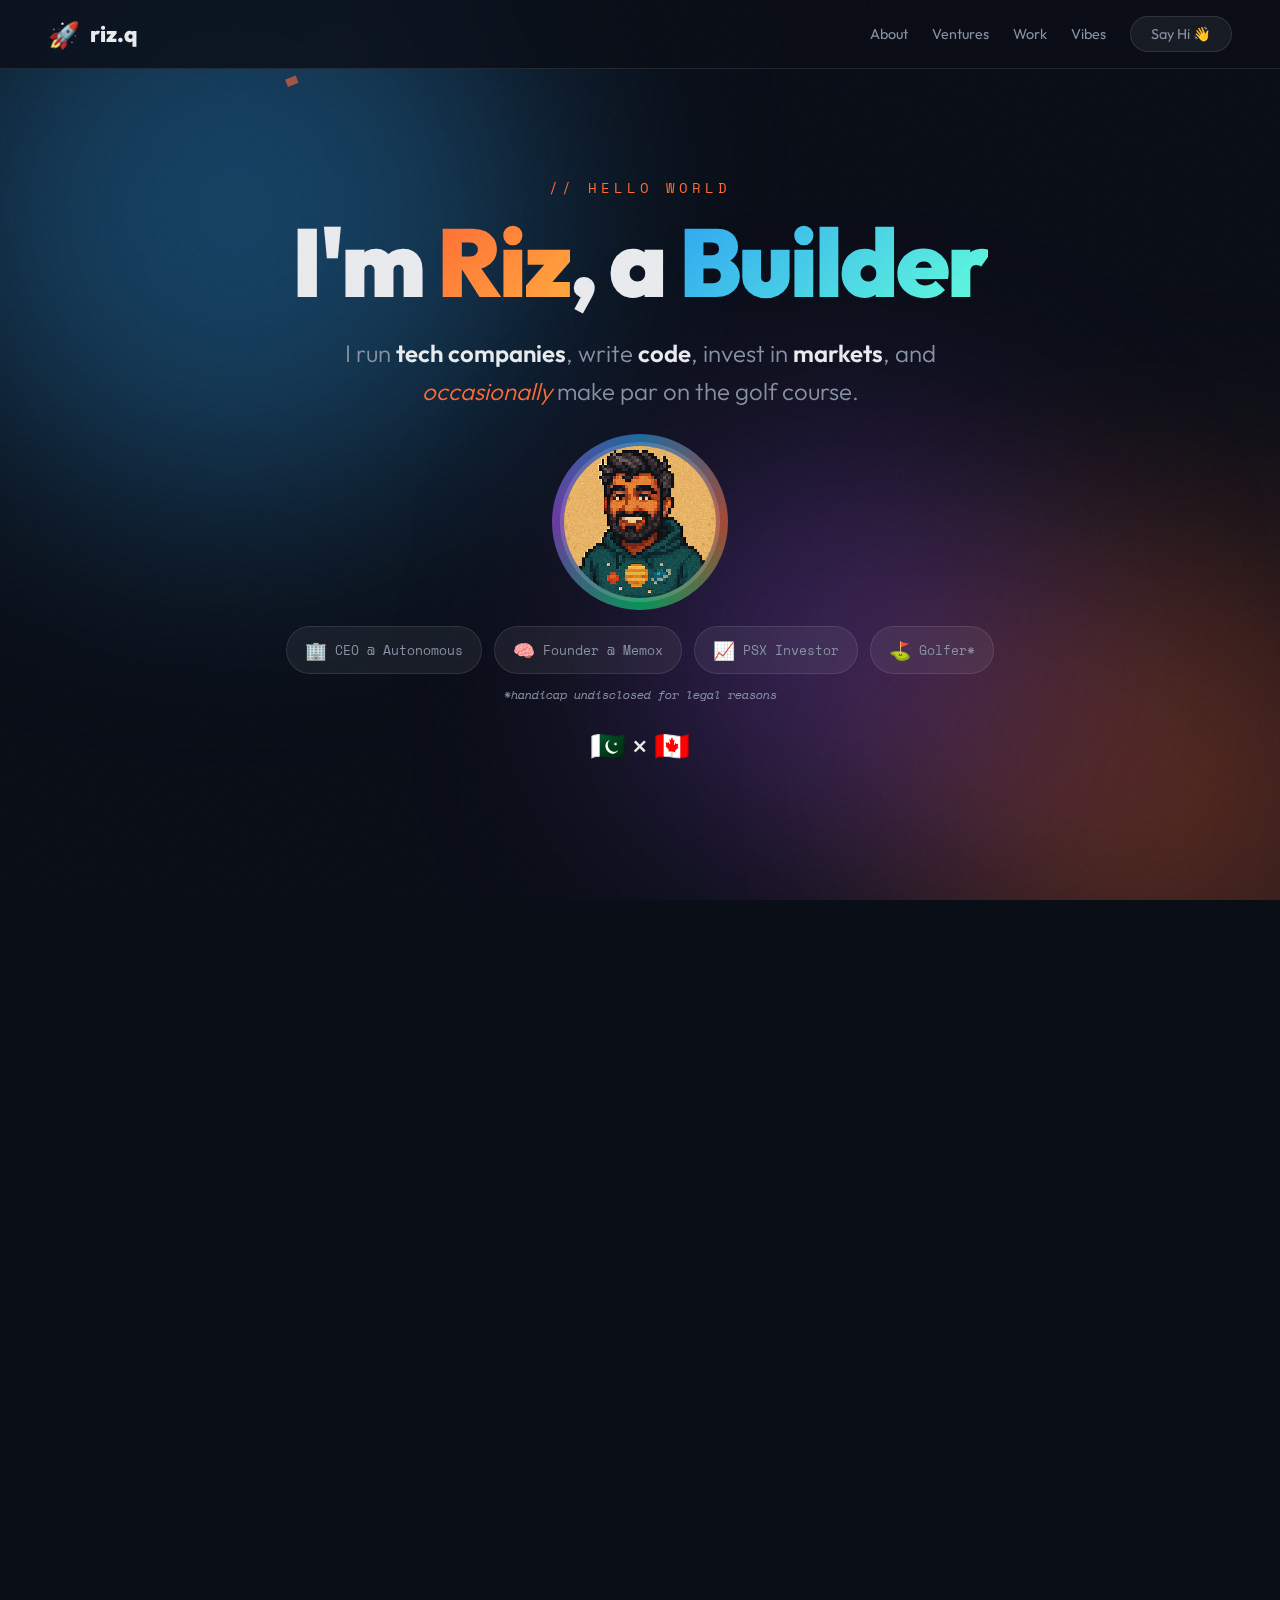
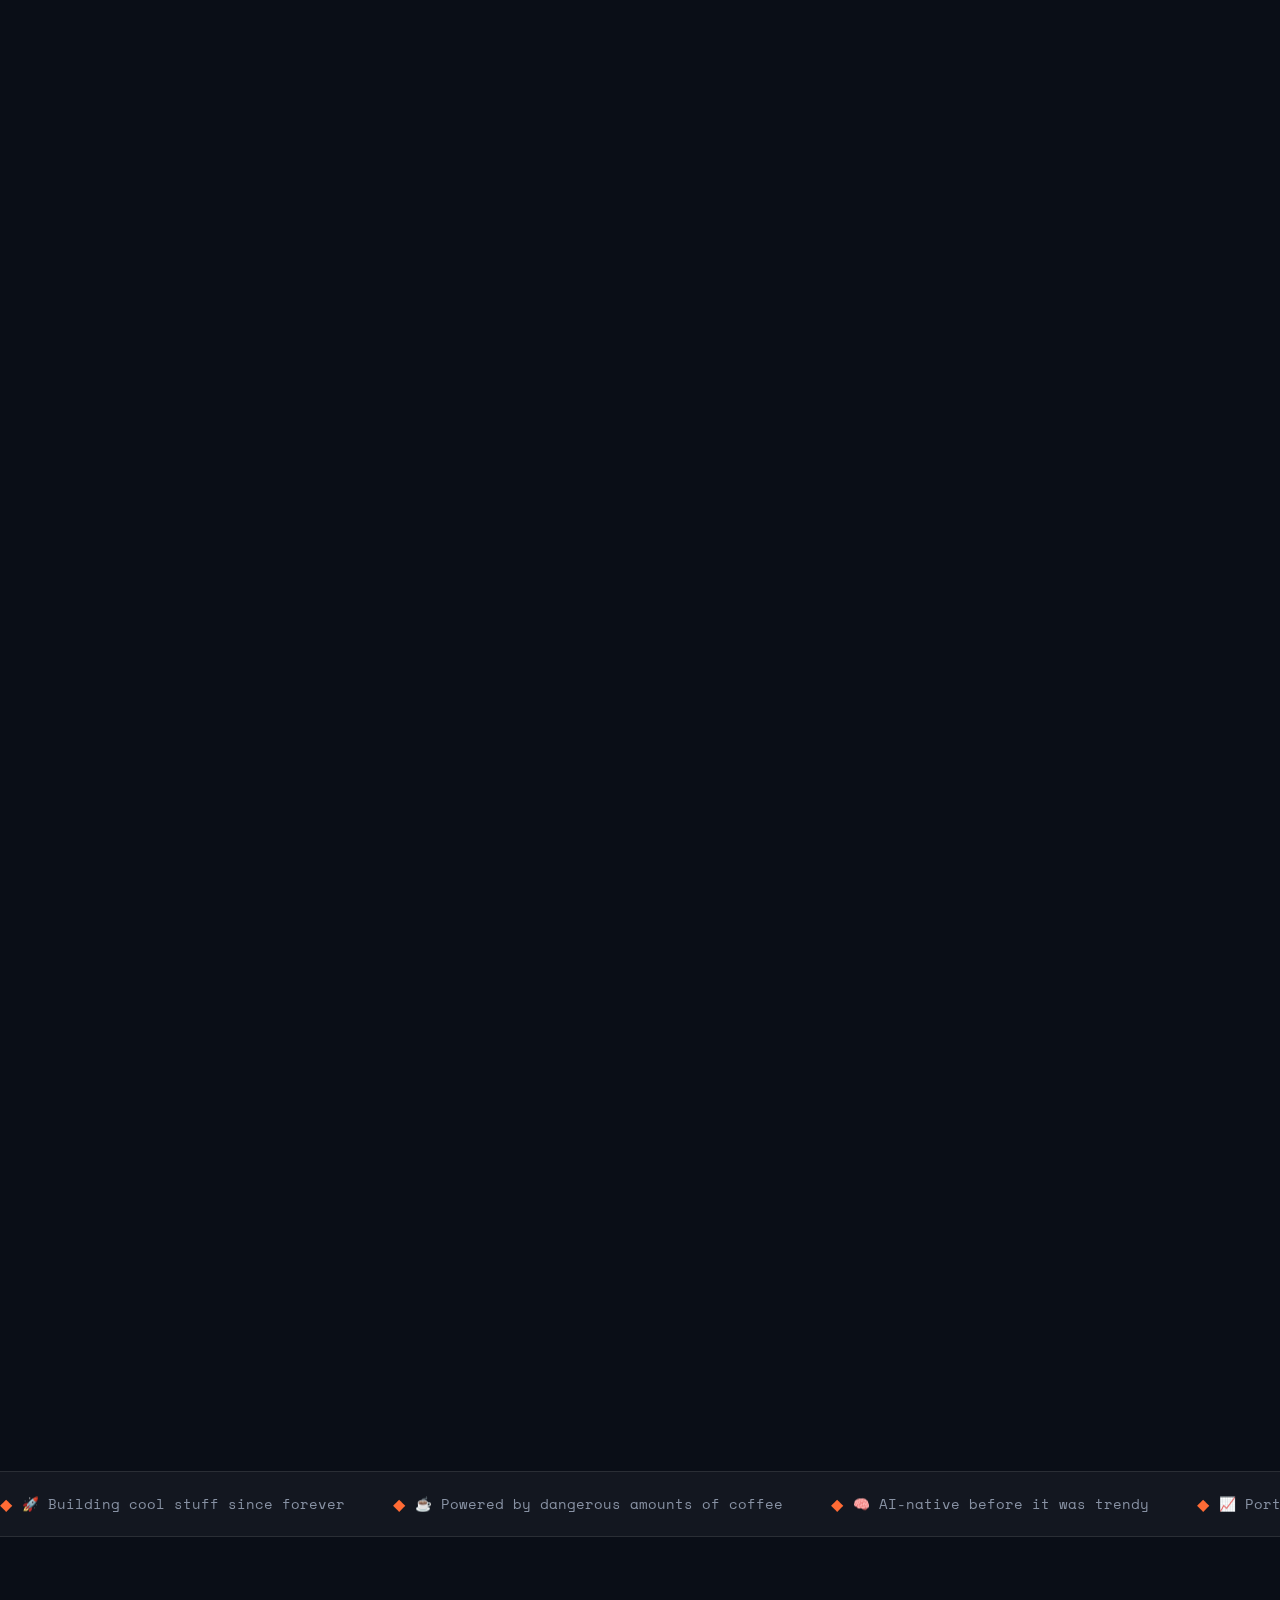
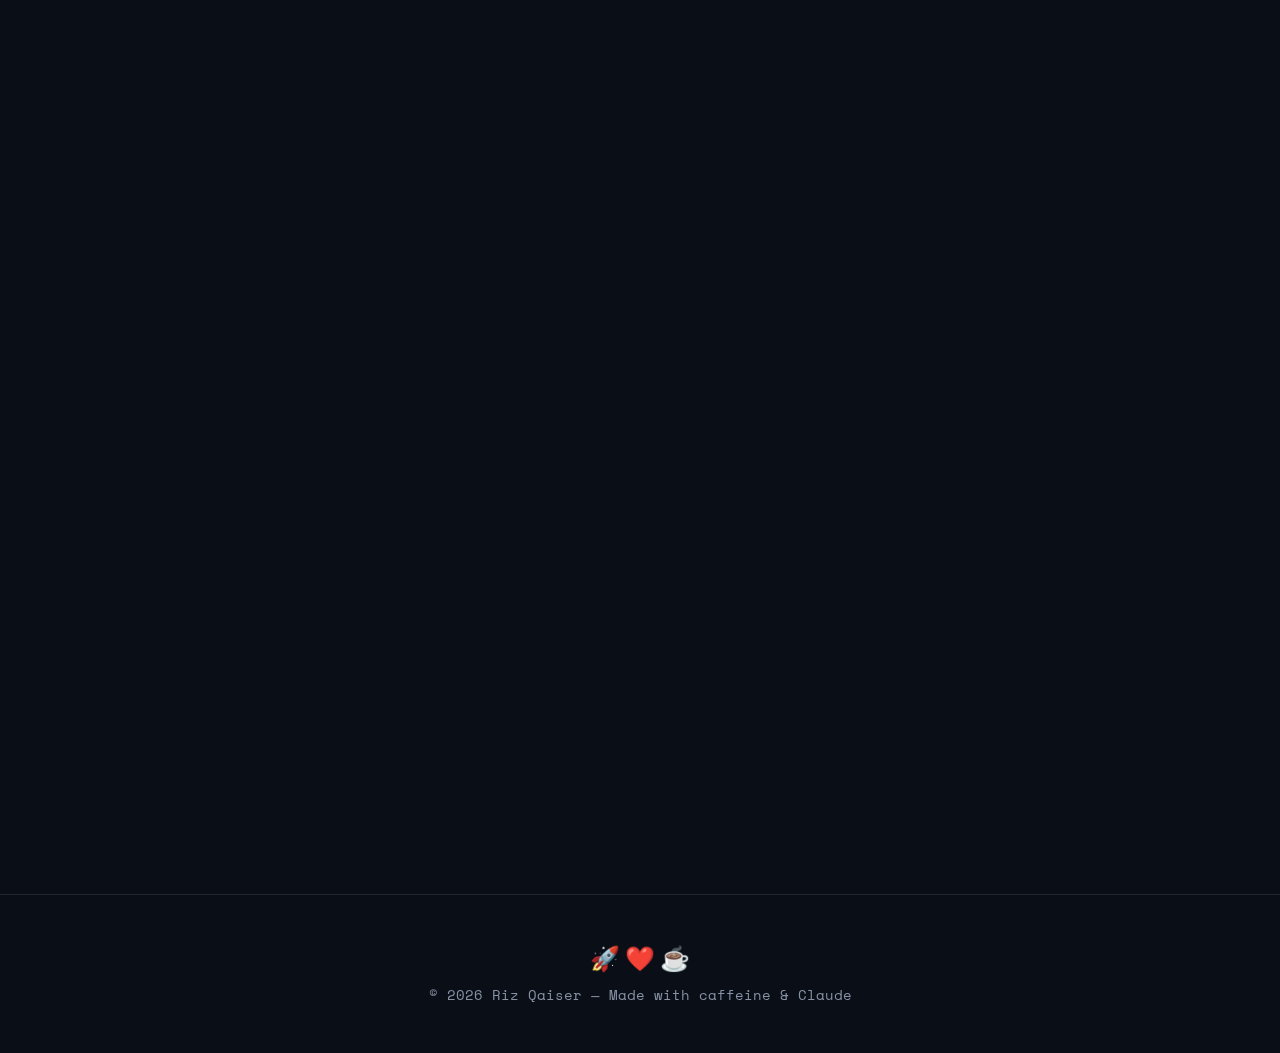
<file: index.html>
<!DOCTYPE html>
<html lang="en">
<head>
<meta charset="UTF-8">
<meta name="viewport" content="width=device-width, initial-scale=1.0">
<title>Riz Qaiser — Builder of Cool Stuff</title>
<meta name="description" content="CEO @ Autonomous & Memox. Building tech companies, investing in markets, occasionally hitting fairways.">
<link rel="preconnect" href="https://fonts.googleapis.com">
<link href="https://fonts.googleapis.com/css2?family=Outfit:wght@300;400;600;800;900&family=Space+Mono:ital,wght@0,400;0,700;1,400&display=swap" rel="stylesheet">
<style>
*,*::before,*::after{margin:0;padding:0;box-sizing:border-box}
:root{
  --blue:#2ea3f2;--blue-glow:rgba(46,163,242,.35);
  --orange:#ff6b35;--orange-glow:rgba(255,107,53,.3);
  --green:#00e676;--green-dim:rgba(0,230,118,.15);
  --purple:#a855f7;--purple-glow:rgba(168,85,247,.3);
  --bg:#0a0e17;--surface:rgba(255,255,255,.04);
  --glass:rgba(255,255,255,.06);--glass-border:rgba(255,255,255,.1);
  --text:#e8eaed;--text-dim:#8892a4;
  --font-display:'Outfit',sans-serif;--font-mono:'Space Mono',monospace;
}
html{scroll-behavior:smooth;overflow-x:hidden}
body{background:var(--bg);color:var(--text);font-family:var(--font-display);overflow-x:hidden;min-height:100vh}

/* ─── NOISE ─── */
body::before{content:'';position:fixed;inset:0;z-index:9999;pointer-events:none;
  background:url("data:image/svg+xml,%3Csvg viewBox='0 0 256 256' xmlns='http://www.w3.org/2000/svg'%3E%3Cfilter id='n'%3E%3CfeTurbulence type='fractalNoise' baseFrequency='0.9' numOctaves='4' stitchTiles='stitch'/%3E%3C/filter%3E%3Crect width='100%25' height='100%25' filter='url(%23n)' opacity='0.03'/%3E%3C/svg%3E");
  opacity:.4}

/* ─── GRADIENT MESH ─── */
.bg-mesh{position:fixed;inset:0;z-index:0;overflow:hidden}
.bg-mesh .orb{position:absolute;border-radius:50%;filter:blur(120px);animation:orbFloat 20s ease-in-out infinite}
.bg-mesh .orb:nth-child(1){width:600px;height:600px;background:var(--blue-glow);top:-10%;left:-5%;animation-delay:0s}
.bg-mesh .orb:nth-child(2){width:500px;height:500px;background:var(--orange-glow);bottom:-15%;right:-10%;animation-delay:-7s}
.bg-mesh .orb:nth-child(3){width:400px;height:400px;background:var(--purple-glow);top:50%;left:50%;animation-delay:-14s}
@keyframes orbFloat{0%,100%{transform:translate(0,0) scale(1)}33%{transform:translate(60px,-40px) scale(1.1)}66%{transform:translate(-40px,60px) scale(.9)}}

/* ─── FLOATING ITEMS ─── */
.item-rain{position:fixed;inset:0;z-index:1;pointer-events:none;overflow:hidden}
.item-drop{position:absolute;font-size:2rem;top:-60px;animation:itemFall linear infinite;will-change:transform;filter:drop-shadow(0 0 6px var(--orange-glow))}
@keyframes itemFall{0%{transform:translateY(-60px) rotate(0deg);opacity:0}5%{opacity:.6}90%{opacity:.6}100%{transform:translateY(calc(100vh + 80px)) rotate(360deg);opacity:0}}

/* ─── CONFETTI ─── */
#confetti{position:fixed;inset:0;z-index:3;pointer-events:none}

/* ─── NAV ─── */
.nav{position:fixed;top:0;left:0;right:0;z-index:90;padding:16px 48px;display:flex;align-items:center;justify-content:space-between;
  background:rgba(10,14,23,.8);backdrop-filter:blur(20px);border-bottom:1px solid var(--glass-border)}
.nav-logo{font-weight:800;font-size:1.4rem;color:var(--text);text-decoration:none;display:flex;align-items:center;gap:10px}
.nav-logo span{font-size:1.6rem}
.nav-links{display:flex;gap:24px;align-items:center}
.nav-links a{color:var(--text-dim);text-decoration:none;font-size:.9rem;transition:color .3s}
.nav-links a:hover{color:var(--blue)}
.nav-cta{padding:8px 20px!important;background:var(--glass);border:1px solid var(--glass-border);border-radius:50px}
.nav-cta:hover{border-color:var(--blue);color:var(--blue)!important}

/* ─── HERO ─── */
.hero{position:relative;z-index:2;min-height:100vh;display:flex;flex-direction:column;align-items:center;justify-content:center;text-align:center;padding:120px 24px 80px}
.hero-eyebrow{font-family:var(--font-mono);font-size:.9rem;color:var(--orange);letter-spacing:4px;text-transform:uppercase;margin-bottom:16px;animation:fadeSlideUp .8s ease-out both}
.hero h1{font-size:clamp(2.5rem,8vw,6rem);font-weight:900;line-height:1;letter-spacing:-3px;margin-bottom:24px;animation:fadeSlideUp .8s ease-out .15s both}
.hero h1 .name{background:linear-gradient(135deg,var(--orange),#ffab40);-webkit-background-clip:text;-webkit-text-fill-color:transparent;display:inline-block;animation:wiggle 3s ease-in-out infinite}
.hero h1 .builder{background:linear-gradient(135deg,var(--blue),#64ffda);-webkit-background-clip:text;-webkit-text-fill-color:transparent}
@keyframes wiggle{0%,100%{transform:rotate(0)}25%{transform:rotate(-1deg)}75%{transform:rotate(1deg)}}
.hero-sub{font-size:clamp(1.1rem,2.5vw,1.5rem);color:var(--text-dim);font-weight:300;max-width:650px;line-height:1.6;margin-bottom:32px;animation:fadeSlideUp .8s ease-out .3s both}
.hero-sub strong{color:var(--text);font-weight:600}
.hero-sub em{color:var(--orange);font-style:italic}
.hero-avatar{width:160px;height:160px;margin:0 auto 24px;animation:fadeSlideUp .8s ease-out .4s both;position:relative}
.hero-avatar img{width:100%;height:100%;object-fit:cover;border-radius:50%;border:4px solid var(--glass-border);image-rendering:pixelated;image-rendering:crisp-edges;background:var(--glass)}
.avatar-emote{position:absolute;inset:0;opacity:0;transition:opacity .4s ease-in-out,transform .4s ease-in-out;transform:scale(0.9)}
.avatar-emote.active{opacity:1;transform:scale(1);position:relative}
.hero-avatar::before{content:'';position:absolute;inset:-8px;border-radius:50%;background:conic-gradient(var(--blue),var(--orange),var(--green),var(--purple),var(--blue));animation:spin 4s linear infinite;z-index:-1;opacity:.6}
@keyframes spin{to{transform:rotate(360deg)}}
.hero-badges{display:flex;gap:12px;flex-wrap:wrap;justify-content:center;animation:fadeSlideUp .8s ease-out .5s both;margin-bottom:12px}
.badge{display:inline-flex;align-items:center;gap:8px;padding:10px 18px;border-radius:50px;
  background:var(--glass);border:1px solid var(--glass-border);backdrop-filter:blur(10px);
  font-family:var(--font-mono);font-size:.8rem;color:var(--text-dim);transition:all .3s}
.badge:hover{border-color:var(--blue);color:var(--blue);transform:translateY(-2px)}
.badge .emoji{font-size:1.1rem}
.hero-footnote{font-family:var(--font-mono);font-size:.75rem;color:var(--text-dim);font-style:italic;animation:fadeSlideUp .8s ease-out .6s both}
.hero-location{margin-top:24px;font-size:1.8rem;animation:fadeSlideUp .8s ease-out .65s both}

@keyframes fadeSlideUp{from{opacity:0;transform:translateY(30px)}to{opacity:1;transform:translateY(0)}}

/* ─── SECTIONS ─── */
section{position:relative;z-index:2;padding:80px 48px}
.section-label{font-family:var(--font-mono);font-size:.75rem;color:var(--blue);letter-spacing:4px;text-transform:uppercase;margin-bottom:12px}
.section-title{font-size:clamp(2rem,4vw,3.5rem);font-weight:800;letter-spacing:-2px;margin-bottom:48px;line-height:1.1}
.section-title .accent{color:var(--orange)}

/* ─── ABOUT CARDS ─── */
.about-grid{display:grid;grid-template-columns:repeat(auto-fit,minmax(280px,1fr));gap:24px;max-width:1200px;margin:0 auto}
.about-card{background:var(--glass);border:1px solid var(--glass-border);border-radius:20px;padding:32px;
  backdrop-filter:blur(12px);transition:all .4s cubic-bezier(.175,.885,.32,1.275);position:relative;overflow:hidden}
.about-card::before{content:'';position:absolute;top:0;left:0;right:0;height:3px;
  background:linear-gradient(90deg,var(--blue),var(--orange));transform:scaleX(0);transform-origin:left;transition:transform .4s}
.about-card:hover{transform:translateY(-6px);border-color:var(--blue);box-shadow:0 20px 60px rgba(46,163,242,.1)}
.about-card:hover::before{transform:scaleX(1)}
.about-card .icon{font-size:2.5rem;margin-bottom:16px;display:inline-block}
.about-card h3{font-size:1.2rem;font-weight:700;margin-bottom:8px}
.about-card p{font-size:.9rem;color:var(--text-dim);line-height:1.6}

/* ─── VENTURES ─── */
.ventures-grid{display:grid;grid-template-columns:repeat(auto-fit,minmax(320px,1fr));gap:24px;max-width:1200px;margin:0 auto}
.venture-card{background:var(--glass);border:1px solid var(--glass-border);border-radius:20px;padding:32px;
  backdrop-filter:blur(12px);transition:all .4s cubic-bezier(.175,.885,.32,1.275);position:relative;overflow:hidden;text-decoration:none;color:var(--text)}
.venture-card::before{content:'';position:absolute;top:0;left:0;right:0;height:4px;transition:transform .4s}
.venture-card.blue::before{background:linear-gradient(90deg,var(--blue),#64ffda);transform:scaleX(0);transform-origin:left}
.venture-card.orange::before{background:linear-gradient(90deg,var(--orange),#ffab40);transform:scaleX(0);transform-origin:left}
.venture-card.green::before{background:linear-gradient(90deg,var(--green),#a0ff6b);transform:scaleX(0);transform-origin:left}
.venture-card:hover{transform:translateY(-8px) scale(1.01);border-color:rgba(46,163,242,.3);box-shadow:0 25px 70px rgba(46,163,242,.12)}
.venture-card:hover::before{transform:scaleX(1)}
.venture-card .icon{font-size:3rem;margin-bottom:16px;display:block}
.venture-card .tag{font-family:var(--font-mono);font-size:.7rem;color:var(--blue);letter-spacing:2px;text-transform:uppercase;margin-bottom:8px}
.venture-card h3{font-size:1.5rem;font-weight:800;margin-bottom:8px}
.venture-card .role{font-size:.85rem;color:var(--orange);font-family:var(--font-mono);margin-bottom:12px}
.venture-card p{font-size:.9rem;color:var(--text-dim);line-height:1.6;margin-bottom:16px}
.venture-card .link{font-size:.85rem;color:var(--blue)}

/* ─── WORK GRID ─── */
.work-grid{display:grid;grid-template-columns:repeat(auto-fit,minmax(260px,1fr));gap:20px;max-width:1200px;margin:0 auto}
.work-card{background:var(--glass);border:1px solid var(--glass-border);border-radius:16px;padding:24px;
  backdrop-filter:blur(12px);transition:all .3s}
.work-card:hover{transform:translateY(-4px);border-color:var(--orange)}
.work-card .emoji{font-size:2rem;margin-bottom:12px;display:block}
.work-card .cat{font-family:var(--font-mono);font-size:.7rem;color:var(--orange);letter-spacing:2px;text-transform:uppercase;margin-bottom:6px}
.work-card h3{font-size:1.1rem;font-weight:700;margin-bottom:6px}
.work-card p{font-size:.85rem;color:var(--text-dim)}
.work-card .quote{font-size:.75rem;color:var(--green);font-style:italic;font-family:var(--font-mono);margin-top:8px;display:block}

/* ─── VIBES ─── */
.vibes-grid{display:grid;grid-template-columns:repeat(auto-fit,minmax(200px,1fr));gap:20px;max-width:1000px;margin:0 auto}
.vibe-card{background:var(--glass);border:1px solid var(--glass-border);border-radius:16px;padding:24px;text-align:center;
  backdrop-filter:blur(12px);transition:all .3s}
.vibe-card:hover{transform:translateY(-4px);border-color:var(--purple)}
.vibe-card .emoji{font-size:2.5rem;margin-bottom:12px;display:block}
.vibe-card h3{font-size:1rem;font-weight:700;margin-bottom:6px}
.vibe-card p{font-size:.8rem;color:var(--text-dim)}

/* ─── MARQUEE ─── */
.marquee-wrap{position:relative;z-index:2;padding:20px 0;
  background:var(--surface);border-top:1px solid var(--glass-border);border-bottom:1px solid var(--glass-border);overflow:hidden}
.marquee-track{display:flex;gap:48px;animation:marqueeScroll 40s linear infinite;width:max-content}
.marquee-track:hover{animation-play-state:paused}
.marquee-item{white-space:nowrap;font-family:var(--font-mono);font-size:.85rem;color:var(--text-dim);display:flex;align-items:center;gap:10px}
.marquee-item .sep{color:var(--orange);font-size:1rem}
@keyframes marqueeScroll{0%{transform:translateX(0)}100%{transform:translateX(-50%)}}

/* ─── CONTACT ─── */
.contact-section{max-width:800px;margin:0 auto;text-align:center}
.contact-section .email{display:inline-block;font-size:1.5rem;font-weight:700;color:var(--orange);margin:24px 0;text-decoration:none;border-bottom:2px solid transparent;transition:all .3s}
.contact-section .email:hover{border-color:var(--orange)}
.contact-links{display:flex;justify-content:center;gap:16px;flex-wrap:wrap;margin-top:24px}
.contact-link{display:inline-flex;align-items:center;gap:8px;padding:12px 24px;
  background:var(--glass);border:1px solid var(--glass-border);border-radius:50px;
  font-size:.9rem;color:var(--text-dim);text-decoration:none;transition:all .3s}
.contact-link:hover{border-color:var(--blue);color:var(--blue);transform:translateY(-2px)}
.contact-link svg{width:16px;height:16px}

/* ─── FOOTER ─── */
.footer{position:relative;z-index:2;text-align:center;padding:48px;border-top:1px solid var(--glass-border)}
.footer .hearts{font-size:1.5rem;margin-bottom:12px;animation:heartbeat 1.5s ease-in-out infinite}
@keyframes heartbeat{0%,100%{transform:scale(1)}50%{transform:scale(1.15)}}
.footer p{font-size:.85rem;color:var(--text-dim);font-family:var(--font-mono)}

/* ─── SCROLL REVEAL ─── */
.reveal{opacity:0;transform:translateY(40px);transition:all .7s cubic-bezier(.175,.885,.32,1.275)}
.reveal.visible{opacity:1;transform:translateY(0)}

/* ─── RESPONSIVE ─── */
@media(max-width:768px){
  section{padding:60px 20px}
  .nav{padding:12px 20px}
  .nav-links{display:none}
  .hero h1{font-size:clamp(2rem,10vw,4rem)}
  .hero-badges{flex-direction:column;align-items:center}
}
</style>
</head>
<body>

<div class="bg-mesh"><div class="orb"></div><div class="orb"></div><div class="orb"></div></div>
<div class="item-rain" id="itemRain"></div>
<canvas id="confetti"></canvas>

<nav class="nav">
  <a href="#" class="nav-logo"><span>🚀</span> riz.q</a>
  <div class="nav-links">
    <a href="#about">About</a>
    <a href="#ventures">Ventures</a>
    <a href="#work">Work</a>
    <a href="#vibes">Vibes</a>
    <a href="#contact" class="nav-cta">Say Hi 👋</a>
  </div>
</nav>

<section class="hero">
  <div class="hero-eyebrow">// Hello World</div>
  <h1>I'm <span class="name">Riz</span>, a <span class="builder">Builder</span></h1>
  <p class="hero-sub">I run <strong>tech companies</strong>, write <strong>code</strong>, invest in <strong>markets</strong>, and <em>occasionally</em> make par on the golf course.</p>
  
  <div class="hero-avatar" id="heroAvatar">
    <img src="images/emotes/happy.png" alt="Riz Qaiser" class="avatar-emote active" data-emote="happy">
    <img src="images/emotes/wave.png" alt="Riz waving" class="avatar-emote" data-emote="wave">
    <img src="images/emotes/think.png" alt="Riz thinking" class="avatar-emote" data-emote="think">
    <img src="images/emotes/celebrate.png" alt="Riz celebrating" class="avatar-emote" data-emote="celebrate">
  </div>
  
  <div class="hero-badges">
    <div class="badge"><span class="emoji">🏢</span> CEO @ Autonomous</div>
    <div class="badge"><span class="emoji">🧠</span> Founder @ Memox</div>
    <div class="badge"><span class="emoji">📈</span> PSX Investor</div>
    <div class="badge"><span class="emoji">⛳</span> Golfer*</div>
  </div>
  <p class="hero-footnote">*handicap undisclosed for legal reasons</p>
  
  <div class="hero-location">🇵🇰 × 🇨🇦</div>
</section>

<section id="about">
  <div style="max-width:1200px;margin:0 auto">
    <div class="section-label reveal">// The TL;DR</div>
    <h2 class="section-title reveal">Who's This <span class="accent">Guy</span></h2>
    <div class="about-grid">
      <div class="about-card reveal">
        <div class="icon">🎓</div>
        <h3>Background</h3>
        <p>MIS + Entrepreneurship. Business Tech Management from Vancouver. Former Visier Inc. (big data). Published research with Tsinghua University.</p>
      </div>
      <div class="about-card reveal">
        <div class="icon">🧠</div>
        <h3>Philosophy</h3>
        <p>Build fast, iterate faster. Remote-first since before it was cool. AI-augmented everything. Premium quality, always.</p>
      </div>
      <div class="about-card reveal">
        <div class="icon">🎯</div>
        <h3>Focus</h3>
        <p>Generative AI, MarTech, E-commerce. Helping SMEs punch above their weight with smart tech and killer execution.</p>
      </div>
      <div class="about-card reveal">
        <div class="icon">🌍</div>
        <h3>Two Continents</h3>
        <p>Based in Karachi 🇵🇰 with roots in Vancouver 🇨🇦. Timezone math is my cardio.</p>
      </div>
      <div class="about-card reveal">
        <div class="icon">📊</div>
        <h3>By The Numbers</h3>
        <p>99% uptime record. 50+ projects shipped. 3 continents served. 1 golf handicap we don't talk about.</p>
      </div>
      <div class="about-card reveal">
        <div class="icon">☕</div>
        <h3>Fuel</h3>
        <p>My code runs on coffee. Strong correlation with productivity. Definitely causation. Don't @ me.</p>
      </div>
    </div>
  </div>
</section>

<section id="ventures">
  <div style="max-width:1200px;margin:0 auto">
    <div class="section-label reveal">// What I'm Building</div>
    <h2 class="section-title reveal">The <span class="accent">Ventures</span></h2>
    <div class="ventures-grid">
      <a href="https://autonomoustech.ca" target="_blank" class="venture-card blue reveal">
        <div class="icon">🏢</div>
        <div class="tag">Tech Agency</div>
        <h3>Autonomous</h3>
        <div class="role">Founder & Solutions Architect</div>
        <p>Helping businesses scale with custom software, AI solutions, and remote dev teams. MarTech, E-commerce, Generative AI specialists.</p>
        <span class="link">autonomoustech.ca →</span>
      </a>
      <a href="https://memox.ai" target="_blank" class="venture-card orange reveal">
        <div class="icon">🧠</div>
        <div class="tag">AI Platform</div>
        <h3>Memox</h3>
        <div class="role">Founder & CEO</div>
        <p>AI-powered customer experience platform. Making personalized experiences accessible to everyone, not just the big guys.</p>
        <span class="link">memox.ai →</span>
      </a>
      <div class="venture-card green reveal">
        <div class="icon">📈</div>
        <div class="tag">Investments</div>
        <h3>Portfolio</h3>
        <div class="role">Angel & Public Markets</div>
        <p>Active PSX investor. Early equity in Visier Inc. Always looking for founders building cool stuff in emerging markets.</p>
      </div>
    </div>
  </div>
</section>

<section id="work">
  <div style="max-width:1200px;margin:0 auto">
    <div class="section-label reveal">// Greatest Hits</div>
    <h2 class="section-title reveal">Projects That <span class="accent">Shipped</span></h2>
    <div class="work-grid">
      <div class="work-card reveal">
        <span class="emoji">🛍️</span>
        <span class="cat">E-commerce</span>
        <h3>SENE</h3>
        <p>Automated entire order pipeline. Django + Shopify magic.</p>
        <span class="quote">"I wish I could have him for more hours!"</span>
      </div>
      <div class="work-card reveal">
        <span class="emoji">⚡</span>
        <span class="cat">Data Engineering</span>
        <h3>Leagent</h3>
        <p>ElasticSearch pipeline. 2s → 200ms. 10x improvement.</p>
      </div>
      <div class="work-card reveal">
        <span class="emoji">⚖️</span>
        <span class="cat">Legal Tech</span>
        <h3>JuristAI</h3>
        <p>Python + Django + Cognito + GraphQL middleware.</p>
      </div>
      <div class="work-card reveal">
        <span class="emoji">🏥</span>
        <span class="cat">HealthTech</span>
        <h3>MedChartPro</h3>
        <p>Built eng team from scratch. Idea → MVP shipped.</p>
      </div>
      <div class="work-card reveal">
        <span class="emoji">₿</span>
        <span class="cat">Crypto</span>
        <h3>CoinOS</h3>
        <p>DevOps + decentralization. Bitcoin infra done right.</p>
      </div>
      <div class="work-card reveal">
        <span class="emoji">🏀</span>
        <span class="cat">Sports</span>
        <h3>LOB</h3>
        <p>React Native + WebSockets. Real-time scores. Ball is life.</p>
      </div>
    </div>
  </div>
</section>

<div class="marquee-wrap">
  <div class="marquee-track" id="marquee"></div>
</div>

<section id="vibes">
  <div style="max-width:1000px;margin:0 auto">
    <div class="section-label reveal">// Beyond The Code</div>
    <h2 class="section-title reveal">The <span class="accent">Vibes</span></h2>
    <div class="vibes-grid">
      <div class="vibe-card reveal">
        <span class="emoji">⛳</span>
        <h3>Golf</h3>
        <p>Working on that handicap. The course is my second office.</p>
      </div>
      <div class="vibe-card reveal">
        <span class="emoji">📊</span>
        <h3>Markets</h3>
        <p>Portfolios like code — balanced and occasionally rebalanced.</p>
      </div>
      <div class="vibe-card reveal">
        <span class="emoji">🤖</span>
        <h3>AI Native</h3>
        <p>Claude Max subscriber. My AI has an AI. It's assistants all the way down.</p>
      </div>
      <div class="vibe-card reveal">
        <span class="emoji">👨‍👧</span>
        <h3>Dad Mode</h3>
        <p>Best debugging partner. She finds all the edge cases.</p>
      </div>
    </div>
  </div>
</section>

<section id="contact">
  <div class="contact-section">
    <div class="section-label reveal">// Let's Talk</div>
    <h2 class="section-title reveal">Say <span class="accent">Hello</span></h2>
    <p class="reveal" style="color:var(--text-dim);margin-bottom:16px">Building something cool? Need a dev team? Want to chat about markets, golf, or AI? I'm around.</p>
    <a href="mailto:rizwan@autonomoustech.ca" class="email reveal">rizwan@autonomoustech.ca</a>
    <div class="contact-links reveal">
      <a href="https://linkedin.com/in/rizwanqaiser1" target="_blank" class="contact-link">
        <svg viewBox="0 0 24 24" fill="currentColor"><path d="M20.447 20.452h-3.554v-5.569c0-1.328-.027-3.037-1.852-3.037-1.853 0-2.136 1.445-2.136 2.939v5.667H9.351V9h3.414v1.561h.046c.477-.9 1.637-1.85 3.37-1.85 3.601 0 4.267 2.37 4.267 5.455v6.286zM5.337 7.433a2.062 2.062 0 01-2.063-2.065 2.064 2.064 0 112.063 2.065zm1.782 13.019H3.555V9h3.564v11.452zM22.225 0H1.771C.792 0 0 .774 0 1.729v20.542C0 23.227.792 24 1.771 24h20.451C23.2 24 24 23.227 24 22.271V1.729C24 .774 23.2 0 22.222 0h.003z"/></svg>
        LinkedIn
      </a>
      <a href="https://twitter.com/rizqaiserr" target="_blank" class="contact-link">
        <svg viewBox="0 0 24 24" fill="currentColor"><path d="M18.244 2.25h3.308l-7.227 8.26 8.502 11.24H16.17l-5.214-6.817L4.99 21.75H1.68l7.73-8.835L1.254 2.25H8.08l4.713 6.231zm-1.161 17.52h1.833L7.084 4.126H5.117z"/></svg>
        Twitter
      </a>
      <a href="https://github.com/LordXyTh" target="_blank" class="contact-link">
        <svg viewBox="0 0 24 24" fill="currentColor"><path d="M12 0c-6.626 0-12 5.373-12 12 0 5.302 3.438 9.8 8.207 11.387.599.111.793-.261.793-.577v-2.234c-3.338.726-4.033-1.416-4.033-1.416-.546-1.387-1.333-1.756-1.333-1.756-1.089-.745.083-.729.083-.729 1.205.084 1.839 1.237 1.839 1.237 1.07 1.834 2.807 1.304 3.492.997.107-.775.418-1.305.762-1.604-2.665-.305-5.467-1.334-5.467-5.931 0-1.311.469-2.381 1.236-3.221-.124-.303-.535-1.524.117-3.176 0 0 1.008-.322 3.301 1.23.957-.266 1.983-.399 3.003-.404 1.02.005 2.047.138 3.006.404 2.291-1.552 3.297-1.23 3.297-1.23.653 1.653.242 2.874.118 3.176.77.84 1.235 1.911 1.235 3.221 0 4.609-2.807 5.624-5.479 5.921.43.372.823 1.102.823 2.222v3.293c0 .319.192.694.801.576 4.765-1.589 8.199-6.086 8.199-11.386 0-6.627-5.373-12-12-12z"/></svg>
        GitHub
      </a>
      <a href="https://autonomoustech.ca" target="_blank" class="contact-link">
        <svg viewBox="0 0 24 24" fill="currentColor"><path d="M12 2C6.48 2 2 6.48 2 12s4.48 10 10 10 10-4.48 10-10S17.52 2 12 2zm-1 17.93c-3.95-.49-7-3.85-7-7.93 0-.62.08-1.21.21-1.79L9 15v1c0 1.1.9 2 2 2v1.93zm6.9-2.54c-.26-.81-1-1.39-1.9-1.39h-1v-3c0-.55-.45-1-1-1H8v-2h2c.55 0 1-.45 1-1V7h2c1.1 0 2-.9 2-2v-.41c2.93 1.19 5 4.06 5 7.41 0 2.08-.8 3.97-2.1 5.39z"/></svg>
        Autonomous
      </a>
    </div>
  </div>
</section>

<div class="footer">
  <div class="hearts">🚀 ❤️ ☕</div>
  <p>&copy; 2026 Riz Qaiser — Made with caffeine &amp; Claude</p>
</div>

<script>
// ─── FLOATING ITEMS ───
const items = ['💻','🚀','⚡','☕','🧠','📈','⛳','🏢','✨','🔥','💡','🎯'];
const rain = document.getElementById('itemRain');
function spawnItem() {
  const el = document.createElement('div');
  el.className = 'item-drop';
  el.textContent = items[Math.floor(Math.random() * items.length)];
  el.style.left = Math.random() * 100 + 'vw';
  el.style.fontSize = (1.2 + Math.random() * 1.5) + 'rem';
  el.style.animationDuration = (8 + Math.random() * 10) + 's';
  el.style.animationDelay = Math.random() * 2 + 's';
  rain.appendChild(el);
  setTimeout(() => el.remove(), 20000);
}
setInterval(spawnItem, 800);
for (let i = 0; i < 12; i++) setTimeout(spawnItem, i * 200);

// ─── MARQUEE ───
const jokes = [
  "🚀 Building cool stuff since forever",
  "☕ Powered by dangerous amounts of coffee",
  "🧠 AI-native before it was trendy",
  "📈 Portfolios rebalanced, code refactored",
  "⛳ Golf handicap: classified information",
  "💻 Django whisperer, React wrangler",
  "🇵🇰 × 🇨🇦 Two continents, one timezone nightmare",
  "🏢 Autonomous: Your success is our success",
  "🤖 My AI assistant has an AI assistant",
  "🎯 99% uptime, 100% commitment",
  "🔥 Shipping code, stacking wins",
  "👨‍👧 Dad mode: activated",
];
const marquee = document.getElementById('marquee');
const doubled = [...jokes, ...jokes];
marquee.innerHTML = doubled.map(j => `<span class="marquee-item"><span class="sep">◆</span>${j}</span>`).join('');

// ─── CONFETTI ───
const canvas = document.getElementById('confetti');
const ctx = canvas.getContext('2d');
let W, H;
function resize() { W = canvas.width = innerWidth; H = canvas.height = innerHeight; }
resize(); window.addEventListener('resize', resize);
const confettiColors = ['#2ea3f2','#ff6b35','#00e676','#ffab40','#a855f7','#64ffda'];
const pieces = [];
class Piece {
  constructor() { this.reset(true); }
  reset(init) {
    this.x = Math.random() * W;
    this.y = init ? Math.random() * -H : -20;
    this.w = 4 + Math.random() * 5;
    this.h = 6 + Math.random() * 8;
    this.color = confettiColors[Math.floor(Math.random() * confettiColors.length)];
    this.vy = 1 + Math.random() * 1.5;
    this.vx = (Math.random() - .5) * 1.5;
    this.angle = Math.random() * 360;
    this.va = (Math.random() - .5) * 5;
    this.opacity = .5 + Math.random() * .3;
  }
  update() {
    this.y += this.vy;
    this.x += this.vx + Math.sin(this.y * .01) * .4;
    this.angle += this.va;
    if (this.y > H + 20) this.reset(false);
  }
  draw() {
    ctx.save();
    ctx.translate(this.x, this.y);
    ctx.rotate(this.angle * Math.PI / 180);
    ctx.globalAlpha = this.opacity;
    ctx.fillStyle = this.color;
    ctx.fillRect(-this.w / 2, -this.h / 2, this.w, this.h);
    ctx.restore();
  }
}
for (let i = 0; i < 60; i++) pieces.push(new Piece());
function animateConfetti() {
  ctx.clearRect(0, 0, W, H);
  pieces.forEach(p => { p.update(); p.draw(); });
  requestAnimationFrame(animateConfetti);
}
animateConfetti();

// ─── SCROLL REVEAL ───
const revealEls = document.querySelectorAll('.reveal');
const observer = new IntersectionObserver((entries) => {
  entries.forEach((e, i) => {
    if (e.isIntersecting) {
      setTimeout(() => e.target.classList.add('visible'), i * 80);
      observer.unobserve(e.target);
    }
  });
}, { threshold: .1, rootMargin: '0px 0px -30px 0px' });
revealEls.forEach(el => observer.observe(el));
setTimeout(() => revealEls.forEach(el => el.classList.add('visible')), 2000);

// ─── AVATAR EMOTE CYCLING ───
const emotes = document.querySelectorAll('.avatar-emote');
let currentEmote = 0;
function cycleEmote() {
  emotes[currentEmote].classList.remove('active');
  currentEmote = (currentEmote + 1) % emotes.length;
  emotes[currentEmote].classList.add('active');
}
setInterval(cycleEmote, 2500);
</script>
</body>
</html>
</file>
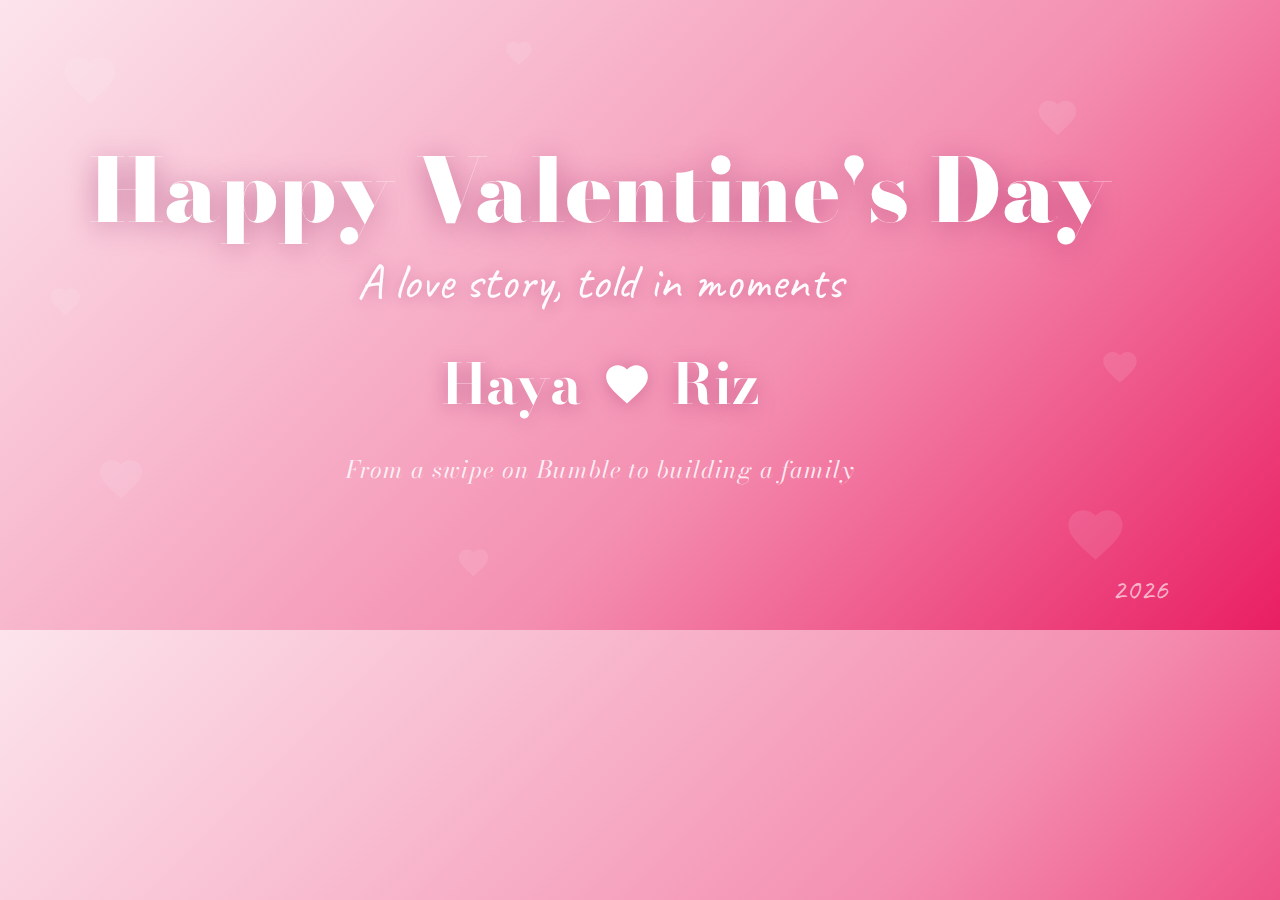
<file: valentines-2026/og-image.html>
<!DOCTYPE html>
<html>
<head>
  <meta charset="UTF-8">
  <link href="https://fonts.googleapis.com/css2?family=Bodoni+Moda:ital,wght@0,400;0,700;0,900;1,400&family=Caveat:wght@600&display=swap" rel="stylesheet">
  <style>
    * { margin: 0; padding: 0; box-sizing: border-box; }
    body {
      width: 1200px;
      height: 630px;
      background: linear-gradient(135deg, #fce4ec 0%, #f8bbd0 30%, #f48fb1 60%, #e91e63 100%);
      display: flex;
      flex-direction: column;
      align-items: center;
      justify-content: center;
      font-family: 'Bodoni Moda', serif;
      position: relative;
      overflow: hidden;
    }
    
    /* Floating hearts */
    .bg-heart {
      position: absolute;
      opacity: 0.1;
      fill: #fff;
    }
    
    .content {
      text-align: center;
      z-index: 2;
    }
    
    .title {
      font-size: 88px;
      font-weight: 900;
      color: #fff;
      text-shadow: 0 4px 30px rgba(136, 14, 79, 0.4);
      line-height: 1.1;
      margin-bottom: 12px;
    }
    
    .subtitle {
      font-family: 'Caveat', cursive;
      font-size: 50px;
      color: rgba(255, 255, 255, 0.95);
      text-shadow: 0 2px 15px rgba(136, 14, 79, 0.3);
      margin-bottom: 28px;
    }
    
    .names {
      display: flex;
      align-items: center;
      justify-content: center;
      gap: 20px;
    }
    
    .name {
      font-size: 56px;
      font-weight: 700;
      color: #fff;
      text-shadow: 0 3px 20px rgba(136, 14, 79, 0.4);
    }
    
    .heart-icon {
      width: 50px;
      height: 50px;
      fill: #fff;
      filter: drop-shadow(0 2px 10px rgba(136, 14, 79, 0.3));
    }
    
    .tagline {
      margin-top: 25px;
      font-size: 24px;
      font-style: italic;
      color: rgba(255, 255, 255, 0.85);
      font-weight: 400;
      letter-spacing: 0.04em;
    }
    
    .year {
      position: absolute;
      bottom: 22px;
      right: 32px;
      font-family: 'Caveat', cursive;
      font-size: 30px;
      color: rgba(255, 255, 255, 0.65);
    }
  </style>
</head>
<body>
  <!-- Background hearts -->
  <svg class="bg-heart" style="width:60px;height:60px;top:8%;left:5%" viewBox="0 0 24 24"><path d="M12 21.35l-1.45-1.32C5.4 15.36 2 12.28 2 8.5 2 5.42 4.42 3 7.5 3c1.74 0 3.41.81 4.5 2.09C13.09 3.81 14.76 3 16.5 3 19.58 3 22 5.42 22 8.5c0 3.78-3.4 6.86-8.55 11.54L12 21.35z"/></svg>
  <svg class="bg-heart" style="width:45px;height:45px;top:15%;right:10%" viewBox="0 0 24 24"><path d="M12 21.35l-1.45-1.32C5.4 15.36 2 12.28 2 8.5 2 5.42 4.42 3 7.5 3c1.74 0 3.41.81 4.5 2.09C13.09 3.81 14.76 3 16.5 3 19.58 3 22 5.42 22 8.5c0 3.78-3.4 6.86-8.55 11.54L12 21.35z"/></svg>
  <svg class="bg-heart" style="width:50px;height:50px;bottom:20%;left:8%" viewBox="0 0 24 24"><path d="M12 21.35l-1.45-1.32C5.4 15.36 2 12.28 2 8.5 2 5.42 4.42 3 7.5 3c1.74 0 3.41.81 4.5 2.09C13.09 3.81 14.76 3 16.5 3 19.58 3 22 5.42 22 8.5c0 3.78-3.4 6.86-8.55 11.54L12 21.35z"/></svg>
  <svg class="bg-heart" style="width:65px;height:65px;bottom:10%;right:6%" viewBox="0 0 24 24"><path d="M12 21.35l-1.45-1.32C5.4 15.36 2 12.28 2 8.5 2 5.42 4.42 3 7.5 3c1.74 0 3.41.81 4.5 2.09C13.09 3.81 14.76 3 16.5 3 19.58 3 22 5.42 22 8.5c0 3.78-3.4 6.86-8.55 11.54L12 21.35z"/></svg>
  <svg class="bg-heart" style="width:35px;height:35px;top:45%;left:4%" viewBox="0 0 24 24"><path d="M12 21.35l-1.45-1.32C5.4 15.36 2 12.28 2 8.5 2 5.42 4.42 3 7.5 3c1.74 0 3.41.81 4.5 2.09C13.09 3.81 14.76 3 16.5 3 19.58 3 22 5.42 22 8.5c0 3.78-3.4 6.86-8.55 11.54L12 21.35z"/></svg>
  <svg class="bg-heart" style="width:40px;height:40px;top:55%;right:5%" viewBox="0 0 24 24"><path d="M12 21.35l-1.45-1.32C5.4 15.36 2 12.28 2 8.5 2 5.42 4.42 3 7.5 3c1.74 0 3.41.81 4.5 2.09C13.09 3.81 14.76 3 16.5 3 19.58 3 22 5.42 22 8.5c0 3.78-3.4 6.86-8.55 11.54L12 21.35z"/></svg>
  <svg class="bg-heart" style="width:30px;height:30px;top:6%;left:42%" viewBox="0 0 24 24"><path d="M12 21.35l-1.45-1.32C5.4 15.36 2 12.28 2 8.5 2 5.42 4.42 3 7.5 3c1.74 0 3.41.81 4.5 2.09C13.09 3.81 14.76 3 16.5 3 19.58 3 22 5.42 22 8.5c0 3.78-3.4 6.86-8.55 11.54L12 21.35z"/></svg>
  <svg class="bg-heart" style="width:35px;height:35px;bottom:8%;left:38%" viewBox="0 0 24 24"><path d="M12 21.35l-1.45-1.32C5.4 15.36 2 12.28 2 8.5 2 5.42 4.42 3 7.5 3c1.74 0 3.41.81 4.5 2.09C13.09 3.81 14.76 3 16.5 3 19.58 3 22 5.42 22 8.5c0 3.78-3.4 6.86-8.55 11.54L12 21.35z"/></svg>
  
  <div class="content">
    <div class="title">Happy Valentine's Day</div>
    <div class="subtitle">A love story, told in moments</div>
    <div class="names">
      <span class="name">Haya</span>
      <svg class="heart-icon" viewBox="0 0 24 24"><path d="M12 21.35l-1.45-1.32C5.4 15.36 2 12.28 2 8.5 2 5.42 4.42 3 7.5 3c1.74 0 3.41.81 4.5 2.09C13.09 3.81 14.76 3 16.5 3 19.58 3 22 5.42 22 8.5c0 3.78-3.4 6.86-8.55 11.54L12 21.35z"/></svg>
      <span class="name">Riz</span>
    </div>
    <div class="tagline">From a swipe on Bumble to building a family</div>
  </div>
  
  <div class="year">2026</div>
</body>
</html>
</file>
